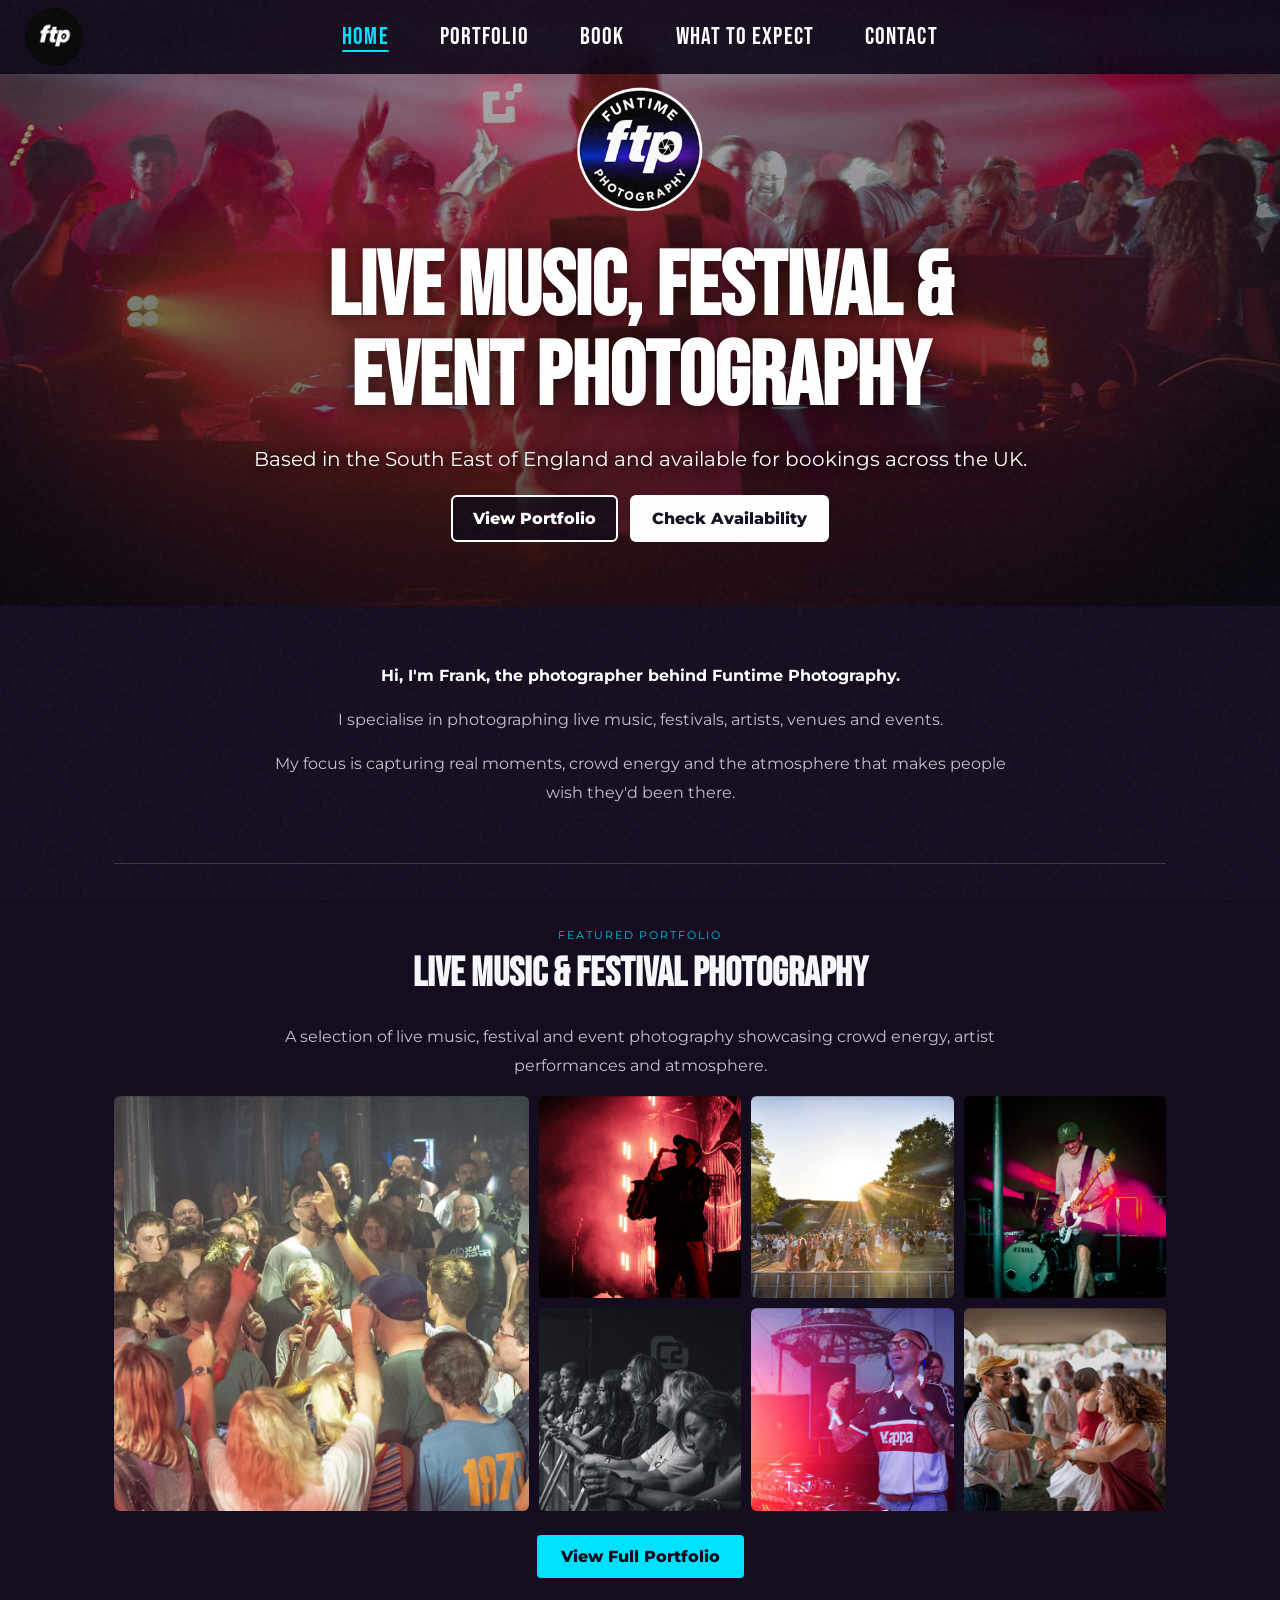
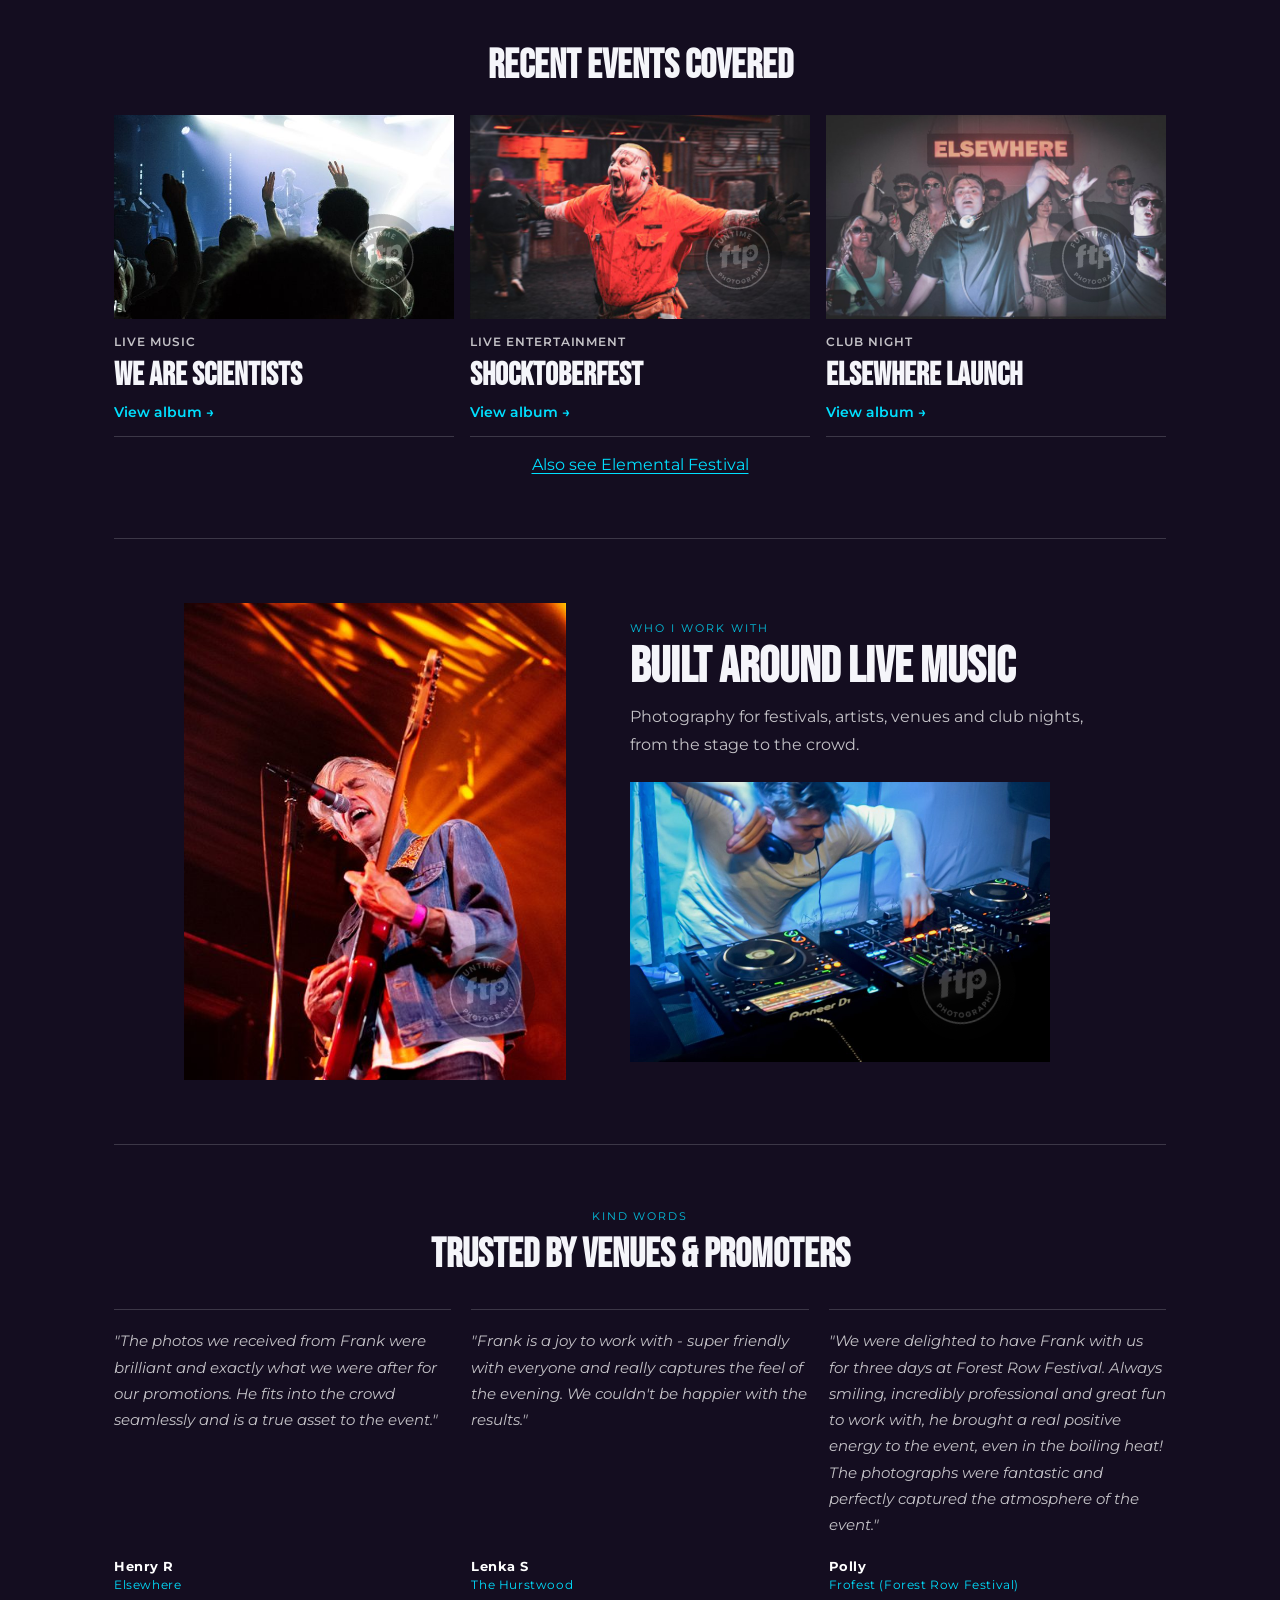
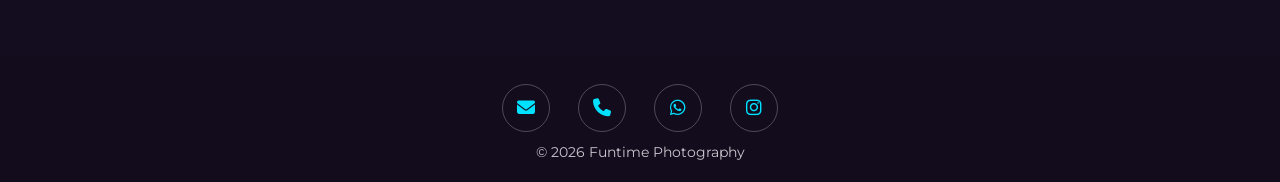
<file: index.html>
<!doctype html>
<html lang="en">
<head>
<meta charset="utf-8"/>
<meta name="viewport" content="width=device-width,initial-scale=1"/>
<meta name="description" content="Funtime Photography - Live music, festival, artist and event photography. Based in the South East of England and available across the UK."/>
<meta property="og:title" content="Funtime Photography | Live Music, Festival &amp; Event Photography"/>
<meta property="og:description" content="Live music, festival, artist and event photography. Based in the South East of England and available across the UK."/>
<meta property="og:type" content="business.business"/>
<meta property="og:url" content="https://www.funtimephotography.co.uk/"/>
<meta property="og:site_name" content="Funtime Photography"/>
<meta property="og:image" content="https://www.funtimephotography.co.uk/funtime-share.jpg"/>
<meta property="og:image:type" content="image/jpeg"/>
<meta property="og:image:width" content="1200"/>
<meta property="og:image:height" content="630"/>
<meta property="og:image:alt" content="The crowd at Elsewhere Launch with the Funtime Photography stamp in the lower corner."/>
<meta name="twitter:card" content="summary_large_image"/>

<title>Funtime Photography | Live Music, Festival &amp; Event Photography</title>

<link rel="preload" href="https://fonts.googleapis.com/css2?family=Montserrat:wght@300;400;600;800&family=Bebas+Neue&display=swap" as="style">
<link href="https://fonts.googleapis.com/css2?family=Montserrat:wght@300;400;600;800&family=Bebas+Neue&display=swap" rel="stylesheet">
<link rel="icon" href="logo.png" type="image/png">
<link rel="stylesheet" href="https://cdnjs.cloudflare.com/ajax/libs/font-awesome/6.5.0/css/all.min.css">

<style>

:root{
  --bg:#140d20;
  --rule:#f5f5fa2e;
  --accent:#00e0ff;
  --text:#f5f5fa;
  --muted:rgba(255,255,255,0.75);
}

*{margin:0;padding:0;box-sizing:border-box}

html{scroll-behavior:smooth}

body{
  font-family:Montserrat,sans-serif;
  background:var(--bg);
  color:var(--text);
  position:relative;
}

/* GRAIN OVERLAY */
body::before{
  content:"";
  position:fixed;
  inset:0;
  background-image:url("data:image/svg+xml,%3Csvg viewBox='0 0 200 200' xmlns='http://www.w3.org/2000/svg'%3E%3Cfilter id='n'%3E%3CfeTurbulence type='fractalNoise' baseFrequency='0.9' numOctaves='4' stitchTiles='stitch'/%3E%3C/filter%3E%3Crect width='100%25' height='100%25' filter='url(%23n)' opacity='1'/%3E%3C/svg%3E");
  opacity:0.04;
  pointer-events:none;
  z-index:1000;
}

/* NAV */
.topbar{
  position:fixed;
  top:0;
  left:0;
  right:0;
  display:flex;
  justify-content:space-between;
  align-items:center;
  padding:8px 25px;
  background:rgba(0,0,0,0.6);
  backdrop-filter:blur(10px);
  z-index:999;
}

.topbar img{
  width:60px;
  height:60px;
  border-radius:50%;
}

.topbar nav{
  display:flex;
  gap:20px;
}

.topbar a{
  color:white;
  text-decoration:none;
  font-family:'Bebas Neue';
  transition:color 0.2s;
}

.topbar a:hover{
  color:var(--accent);
}

/* HERO */
.hero{
  min-height:clamp(400px,65vh,700px);
  display:grid;
  place-items:center;
  padding:64px 20px;
  text-align:center;
  background:
    linear-gradient(180deg,rgba(8,5,16,.24),rgba(8,5,16,.74)),
    #160e23 url("16-DSC_0517-high-quality.jpg") center 45%/cover no-repeat;
}

.hero-inner{
  max-width:850px;
}

.hero-badge{
  display:block;
  width:clamp(108px,18vw,172px);
  height:auto;
  margin:0 auto 8px;
}

.hero h1{
  margin:0 auto 24px;
  color:#fff;
  font-family:"Bebas Neue",sans-serif;
  font-size:clamp(2.8rem,7vw,6.25rem);
  line-height:1;
  text-wrap:balance;
  text-shadow:0 2px 20px rgba(0,0,0,.7);
}

.hero-location{
  margin:0 auto 24px;
  color:#fff;
  font-size:clamp(1rem,2.4vw,1.25rem);
  text-shadow:0 2px 12px #000;
}

.hero-actions{
  display:flex;
  flex-wrap:wrap;
  justify-content:center;
  gap:12px;
}

.hero-actions a{
  border:2px solid #fff;
  border-radius:6px;
  padding:12px 20px;
  color:#fff;
  background:rgba(14,9,23,.8);
  font-weight:800;
  text-decoration:none;
}

.hero-actions .hero-booking{
  color:#150e20;
  background:#fff;
}

.hero-actions a:hover,
.hero-actions a:focus-visible{
  color:#150e20;
  background:var(--accent);
  border-color:var(--accent);
}

/* RECENT EVENTS */
.event-cards{
  display:grid;
  grid-template-columns:repeat(3,minmax(0,1fr));
  gap:16px;
  list-style:none;
}

.event-card{
  display:flex;
  flex-direction:column;
  height:100%;
  color:var(--text);
  border-bottom:1px solid var(--rule);
  text-decoration:none;
}

.event-card:hover{
  border-bottom-color:var(--accent);
}

.event-card:focus-visible{
  outline:2px solid var(--accent);
  outline-offset:3px;
}

.event-card-cover{
  position:relative;
  aspect-ratio:5 / 3;
  overflow:hidden;
}

.event-card-cover img{
  display:block;
  width:100%;
  height:100%;
  object-fit:cover;
}

.event-card-body{
  display:flex;
  flex-direction:column;
  flex:1;
  gap:7px;
  padding:14px 0 16px;
}

.event-card-body h3{
  font-family:"Bebas Neue",sans-serif;
  font-size:clamp(1.5rem,3.2vw,2rem);
  line-height:1.1;
}

.event-card-body p{
  color:var(--muted);
  font-size:.75rem;
  font-weight:600;
  letter-spacing:.08em;
  line-height:1.5;
  text-transform:uppercase;
}

.event-card-link{
  margin-top:auto;
  padding-top:4px;
  color:var(--accent);
  font-size:.85rem;
  font-weight:600;
}

.recent-events-more{
  margin-top:18px;
  text-align:center;
}

.recent-events-more a{
  color:var(--accent);
  text-underline-offset:.2em;
}

@media(max-width:640px){
  .event-cards{grid-template-columns:1fr;}
}

@media(max-width:560px){
  .hero{
    background-image:linear-gradient(180deg,rgba(8,5,16,.28),rgba(8,5,16,.76)),url("hero-mobile.jpg");
    background-position:center,center 25%;
  }
}

/* SECTION DIVIDER */
.divider{
  width:min(1052px,calc(100% - 48px));
  height:1px;
  margin:0 auto;
  background:var(--rule);
}

.cta{
  display:inline-block;
  padding:12px 24px;
  border-radius:4px;
  background:var(--accent);
  color:var(--bg);
  font-size:clamp(13px,1.5vw,16px);
  font-weight:800;
  text-decoration:none;
}

.cta:hover{
  background:var(--text);
}

.cta:focus-visible{
  outline:2px solid var(--accent);
  outline-offset:4px;
}

.portfolio-action{
  margin-top:24px;
  text-align:center;
}

@keyframes fadeInDown{
  from{opacity:0;transform:translateY(-20px)}
  to{opacity:1;transform:translateY(0)}
}

@keyframes fadeInUp{
  from{opacity:0;transform:translateY(20px)}
  to{opacity:1;transform:translateY(0)}
}

/* SECTION */
.section{
  max-width:1100px;
  margin:64px auto;
  padding:0 24px;
}

.section-title{
  font-family:'Bebas Neue';
  text-align:center;
  font-size:40px;
  margin-bottom:25px;
  scroll-margin-top:90px;
}

.section-label{
  font-size:11px;
  letter-spacing:0.18em;
  text-transform:uppercase;
  color:var(--accent);
  text-align:center;
  margin-bottom:8px;
  opacity:0.85;
}

/* ABOUT */
.about{
  max-width:800px;
  margin:56px auto;
  padding:0 24px;
  color:var(--muted);
  text-align:center;
  line-height:1.8;
}

.about p{
  margin-bottom:15px;
}

.about p:last-child{
  margin-bottom:0;
}

.about strong{
  color:white;
}

/* WHAT WE DO */
  
.work-copy{
  text-align:center;
  max-width:800px;
  margin:15px auto;
  line-height:1.8;
  color:var(--muted);
}

  
/* LIVE MUSIC FEATURE */
.live-music-feature{
  display:grid;
  grid-template-columns:minmax(0,1fr) minmax(0,1.22fr);
  grid-template-areas:"artist intro" "artist detail";
  gap:22px clamp(24px,5vw,64px);
  max-width:960px;
}

.live-music-artist,
.live-music-detail{
  position:relative;
  overflow:hidden;
}

.live-music-artist{
  grid-area:artist;
  align-self:center;
  aspect-ratio:4 / 5;
}

.live-music-feature-intro{
  grid-area:intro;
  align-self:end;
}

.live-music-feature-intro .section-label,
.live-music-feature-intro .section-title,
.live-music-feature-intro .work-copy{
  text-align:left;
}

.live-music-feature-intro .section-title{
  margin-bottom:10px;
  font-size:clamp(2rem,4vw,3.1rem);
  line-height:1;
}

.live-music-feature-intro .work-copy{
  margin:0;
}

.live-music-detail{
  grid-area:detail;
  align-self:start;
  width:100%;
  max-width:420px;
  aspect-ratio:3 / 2;
}

.live-music-feature img{
  display:block;
  width:100%;
  height:100%;
  object-fit:cover;
}

/* FEATURED PORTFOLIO */
.grid{
  display:grid;
  grid-template-columns:repeat(5,minmax(0,1fr));
  gap:10px;
}

.grid img{
  display:block;
  width:100%;
  height:auto;
  aspect-ratio:1;
  object-fit:cover;
  border-radius:6px;
  cursor:pointer;
}

.grid .featured-lead{
  grid-column:span 2;
  grid-row:span 2;
  min-height:0;
  height:100%;
  aspect-ratio:auto;
}

@media(max-width:740px){
  .grid{grid-template-columns:repeat(2,minmax(0,1fr));}

  .grid .featured-lead{
    grid-column:1 / -1;
    grid-row:auto;
    height:auto;
    aspect-ratio:1;
  }
}

@media(max-width:640px){
  .live-music-feature{
    grid-template-columns:minmax(0,1fr) minmax(0,1.22fr);
    grid-template-areas:"intro intro" "artist detail";
    gap:16px 12px;
  }

  .live-music-detail{align-self:center;}
}

/* SELL SECTION */
.sell{
  display:grid;
  grid-template-columns:1fr 1fr;
  gap:60px;
  align-items:center;
}

.sell h2{
  font-family:'Bebas Neue';
  font-size:32px;
  margin-bottom:20px;
}

.sell ul{
  list-style:none;
}

.sell li{
  padding:10px 0;
  font-size:18px;
  color:var(--muted);
  border-bottom:1px solid rgba(255,255,255,0.05);
}

.sell li:last-child{
  border-bottom:none;
}

/* TESTIMONIALS */
.testimonials{
  max-width:1100px;
  margin:64px auto;
  padding:0 24px;
}

.testi-grid{
  display:grid;
  grid-template-columns:repeat(3,minmax(0,1fr));
  gap:20px;
  margin-top:30px;
}

.testi-card{
  display:flex;
  flex-direction:column;
  padding:18px 0 0;
  border-top:1px solid var(--rule);
}

.testi-text{
  font-size:15px;
  line-height:1.75;
  color:var(--muted);
  font-style:italic;
  margin-bottom:20px;
}

.testi-author{
  margin-top:auto;
  display:flex;
  flex-direction:column;
  gap:3px;
}

.testi-name{
  font-size:13px;
  font-weight:700;
  color:white;
  letter-spacing:0.04em;
}

.testi-venue{
  font-size:12px;
  color:var(--accent);
  letter-spacing:0.05em;
}

/* MOBILE */
@media(max-width:800px){
  
  .topbar nav{gap:8px 12px;flex-wrap:wrap;justify-content:flex-end;}
  .topbar{padding:12px 20px;}
  .topbar img{width:50px;height:50px;}
  .topbar a{margin-left:0;}
  .hero{min-height:400px;}

  .sell{
    grid-template-columns:1fr;
    gap:30px;
  }

  .section,
  .about,
  .testimonials{
    margin:44px auto;
    padding:0 16px;
  }

  .section-title{font-size:28px;}

  .testi-grid{
    grid-template-columns:1fr;
    gap:16px;
  }

  .divider{width:calc(100% - 32px);}
}

/* FOOTER */
footer{
  padding:60px 20px;
  background:black;
  display:flex;
  justify-content:space-between;
  align-items:center;
  flex-wrap:wrap;
  gap:40px;
}

footer > div{line-height:1.8;}

footer a{
  color:white;
  text-decoration:none;
  transition:color 0.2s;
}

footer a i{
  color:var(--accent);
  font-size:18px;
  width:22px;
  text-align:center;
  transition:0.2s;
}

footer a:hover i{
  transform:scale(1.2);
  color:#00e0ff;
}

.neon-contact{
  display:flex;
  justify-content:center;
  gap:25px;
  flex-wrap:wrap;
}

.neon-contact a{
  display:flex;
  align-items:center;
  gap:8px;
  padding:12px 22px;
  border-radius:30px;
  text-decoration:none;
  color:white;
  font-weight:600;
  background:rgba(255,255,255,0.05);
  border:1px solid rgba(0,224,255,0.3);
  transition:all 0.25s ease;
}

.neon-contact i{
  font-size:18px;
  color:var(--accent);
  display:inline-flex;
  align-items:center;
  justify-content:center;
}

.neon-contact a:hover{
  transform:translateY(-2px);
  border-color:#00e0ff;
  box-shadow:
    0 0 10px rgba(0,224,255,0.6),
    0 0 25px rgba(0,224,255,0.4),
    inset 0 0 10px rgba(0,224,255,0.2);
}

/* LIGHTBOX */
.lightbox{
  position:fixed;
  inset:0;
  background:rgba(0,0,0,0.95);
  display:none;
  align-items:center;
  justify-content:center;
  flex-direction:column;
  gap:20px;
  z-index:1000;
}

.lightbox.active{display:flex;}

.lightbox img{
  max-width:90%;
  max-height:75vh;
  border-radius:8px;
}

.lightbox-controls{
  display:flex;
  gap:15px;
  justify-content:center;
  align-items:center;
  color:white;
}

.lightbox-btn{
  background:rgba(255,255,255,0.2);
  border:none;
  color:white;
  padding:10px 15px;
  border-radius:6px;
  cursor:pointer;
  font-weight:700;
  transition:background 0.2s;
}

.lightbox-btn:hover{background:rgba(0,224,255,0.3);}

.lightbox-close{
  position:absolute;
  top:20px;
  right:20px;
  background:rgba(255,255,255,0.2);
  border:none;
  color:white;
  width:40px;
  height:40px;
  border-radius:50%;
  cursor:pointer;
  font-size:24px;
  transition:background 0.2s;
}

.lightbox-close:hover{background:rgba(255,0,0,0.3);}

</style>
<link rel="stylesheet" href="/navigation.css">
<link rel="stylesheet" href="/watermark.css">
</head>

<body>

<header class="topbar site-header">
  <a class="site-logo" href="/index.html"><img src="/logo.png" alt="Funtime Photography home"></a>
  <nav aria-label="Main navigation">
    <a href="/index.html" aria-current="page">Home</a>
    <a href="/gallery.html">Portfolio</a>
    <a href="/booking.html">Book</a>
    <a href="/what-to-expect.html">What to Expect</a>
    <a href="#contact">Contact</a>
  </nav>
</header>

<section class="hero" aria-labelledby="hero-title">
  <div class="hero-inner">
    <img class="hero-badge" src="ftp-hero-badge.png" width="256" height="256" alt="">
    <h1 id="hero-title">Live Music, Festival &amp; Event Photography</h1>
    <p class="hero-location">Based in the South East of England and available for bookings across the UK.</p>
    <div class="hero-actions">
      <a href="gallery.html">View Portfolio</a>
      <a class="hero-booking" href="booking.html">Check Availability</a>
    </div>
  </div>
</section>

<section class="about">

<p><strong>Hi, I'm Frank, the photographer behind Funtime Photography.</strong></p>

<p>
I specialise in photographing live music, festivals, artists, venues and events.
</p>

<p>
My focus is capturing real moments, crowd energy and the atmosphere that makes people wish they'd been there.
</p>


</section>

<div class="divider"></div>

<section class="section">

<div class="section-label">Featured Portfolio</div>
<h2 class="section-title">Live Music & Festival Photography</h2>

<p class="work-copy">
A selection of live music, festival and event photography showcasing crowd energy, artist performances and atmosphere.
</p>

  <div class="grid">
    <img class="featured-lead" src="featured-was-crowd.jpg" data-full="15-DSC_7102.jpg" width="1000" height="1000" alt="We Are Scientists singer holding a microphone in the middle of the crowd" loading="lazy" decoding="async">
    <img src="featured-shocktoberfest-sax.jpg" data-full="7-DSC_9914-denoised-social.jpg" width="480" height="480" alt="Saxophonist silhouetted against red stage lights at Shocktoberfest" loading="lazy" decoding="async">
    <img src="featured-elemental-sunset.jpg" data-full="18-DSC_0284.jpg" width="480" height="480" alt="Elemental Festival crowd in the late afternoon sun" loading="lazy" decoding="async">
    <img src="featured-forest-row-guitar.jpg" data-full="4-DSC_3333.jpg" width="480" height="480" alt="Guitarist playing under pink stage lights at Forest Row Festival" loading="lazy" decoding="async">
    <img src="featured-was-front-row.jpg" data-full="1-DSC_6576.jpg" width="480" height="480" alt="Black-and-white photo of fans watching from the front barrier at We Are Scientists" loading="lazy" decoding="async">
    <img src="featured-elsewhere-red-light.jpg" data-full="6-DSC_0091-high-quality.jpg" width="480" height="480" alt="DJ raising both hands in red light at Elsewhere Launch" loading="lazy" decoding="async">
    <img src="featured-forest-row-dancers.jpg" data-full="15-DSC_4283.jpg" width="480" height="480" alt="Two guests dancing together in a marquee at Forest Row Festival" loading="lazy" decoding="async">
  </div>
  <div class="portfolio-action">
    <a class="cta" href="gallery.html">View Full Portfolio</a>
  </div>
</section>


<section class="section recent-events" aria-labelledby="recent-events-title">
  <h2 class="section-title" id="recent-events-title">Recent Events Covered</h2>
  <ul class="event-cards">
    <li>
      <a class="event-card" href="gallery.html#we-are-scientists" aria-labelledby="recent-we-are-scientists">
        <div class="event-card-cover thumb">
          <img src="thumbnails/we-are-scientists/8-DSC_6842.jpg" width="640" height="375" alt="" loading="lazy" decoding="async">
        </div>
        <div class="event-card-body">
          <p>Live music</p>
          <h3 id="recent-we-are-scientists">We Are Scientists</h3>
          <span class="event-card-link" aria-hidden="true">View album →</span>
        </div>
      </a>
    </li>
    <li>
      <a class="event-card" href="gallery.html#shocktoberfest" aria-labelledby="recent-shocktoberfest">
        <div class="event-card-cover thumb">
          <img src="recent-shocktoberfest.jpg" width="720" height="432" alt="" loading="lazy" decoding="async">
        </div>
        <div class="event-card-body">
          <p>Live entertainment</p>
          <h3 id="recent-shocktoberfest">Shocktoberfest</h3>
          <span class="event-card-link" aria-hidden="true">View album →</span>
        </div>
      </a>
    </li>
    <li>
      <a class="event-card" href="gallery.html#elsewhere" aria-labelledby="recent-elsewhere">
        <div class="event-card-cover thumb">
          <img src="recent-elsewhere.jpg" width="720" height="432" alt="" loading="lazy" decoding="async">
        </div>
        <div class="event-card-body">
          <p>Club night</p>
          <h3 id="recent-elsewhere">Elsewhere Launch</h3>
          <span class="event-card-link" aria-hidden="true">View album →</span>
        </div>
      </a>
    </li>
  </ul>
  <p class="recent-events-more"><a href="gallery.html#elemental">Also see Elemental Festival</a></p>
</section>

<div class="divider"></div>

<section class="section live-music-feature" aria-labelledby="live-music-title">
  <div class="live-music-feature-intro">
    <div class="section-label">Who I Work With</div>
    <h2 class="section-title" id="live-music-title">Built Around Live Music</h2>
    <p class="work-copy">Photography for festivals, artists, venues and club nights, from the stage to the crowd.</p>
  </div>
  <div class="live-music-artist thumb">
    <img src="thumbnails/we-are-scientists/6-DSC_6806.jpg" width="482" height="640" alt="We Are Scientists guitarist framed by orange stage lights" loading="lazy" decoding="async">
  </div>
  <div class="live-music-detail thumb">
    <img src="live-music-dj-detail.jpg" width="840" height="560" alt="A RAWfest DJ adjusting the mixer under blue light" loading="lazy" decoding="async">
  </div>
</section>

<div class="divider"></div>

<section class="testimonials">
  <div class="section-label">Kind Words</div>
  <h2 class="section-title">Trusted by Venues &amp; Promoters</h2>
  <div class="testi-grid">
    <!-- Client testimonials -->
    <div class="testi-card">
      <p class="testi-text">"The photos we received from Frank were brilliant and exactly what we were after for our promotions. He fits into the crowd seamlessly and is a true asset to the event."</p>
      <div class="testi-author">
        <span class="testi-name">Henry R</span>
        <span class="testi-venue">Elsewhere</span>
      </div>
    </div>
    <div class="testi-card">
      <p class="testi-text">"Frank is a joy to work with - super friendly with everyone and really captures the feel of the evening. We couldn't be happier with the results."</p>
      <div class="testi-author">
        <span class="testi-name">Lenka S</span>
        <span class="testi-venue">The Hurstwood</span>
      </div>
    </div>
    <div class="testi-card">
      <p class="testi-text">"We were delighted to have Frank with us for three days at Forest Row Festival. Always smiling, incredibly professional and great fun to work with, he brought a real positive energy to the event, even in the boiling heat! The photographs were fantastic and perfectly captured the atmosphere of the event."</p>
      <div class="testi-author">
        <span class="testi-name">Polly</span>
        <span class="testi-venue">Frofest (Forest Row Festival)</span>
      </div>
    </div>
  </div>
</section>

<footer class="site-footer" id="contact" aria-label="Contact Funtime Photography">
  <div class="contact-icons">
    <a href="mailto:events@funtimephotography.co.uk" aria-label="Email" title="Email"><i class="fa-solid fa-envelope" aria-hidden="true"></i></a>
    <a href="tel:+447834350911" aria-label="Phone" title="Phone"><i class="fa-solid fa-phone" aria-hidden="true"></i></a>
    <a href="https://wa.me/447834350911" aria-label="WhatsApp" title="WhatsApp"><i class="fa-brands fa-whatsapp" aria-hidden="true"></i></a>
    <a href="https://www.instagram.com/funtimephotography.co.uk/" aria-label="Instagram" title="Instagram"><i class="fa-brands fa-instagram" aria-hidden="true"></i></a>
  </div>
  <p>© 2026 Funtime Photography</p>
</footer>

<div class="lightbox" id="lightbox">
  <button class="lightbox-close" aria-label="Close lightbox">&times;</button>
  <div class="lightbox-photo">
    <img id="lb-img" alt="Full size image">
  </div>
  <div class="lightbox-controls">
    <button class="lightbox-btn" id="lb-prev" aria-label="Previous image">← Prev</button>
    <span id="lb-counter"></span>
    <button class="lightbox-btn" id="lb-next" aria-label="Next image">Next →</button>
  </div>
</div>

<script>
(function(){

let currentImageIndex = 0;
const images = document.querySelectorAll(".grid img");
const lb = document.getElementById("lightbox");
const lbImg = document.getElementById("lb-img");
const lbCounter = document.getElementById("lb-counter");
const lbPrev = document.getElementById("lb-prev");
const lbNext = document.getElementById("lb-next");
const lbClose = document.querySelector(".lightbox-close");
images.forEach((img,index)=>{
  img.onclick = ()=>{
    currentImageIndex = index;
    openLightbox();
  };
});

function openLightbox(){
  const image = images[currentImageIndex];
  lbImg.src = image.dataset.full;
  lbImg.alt = image.alt;
  lbCounter.textContent = `${currentImageIndex + 1} / ${images.length}`;
  lb.classList.add("active");
  document.body.style.overflow = "hidden";
}

function closeLightbox(){
  lb.classList.remove("active");
  document.body.style.overflow = "auto";
}

function showNext(){
  currentImageIndex = (currentImageIndex + 1) % images.length;
  openLightbox();
}

function showPrev(){
  currentImageIndex = (currentImageIndex - 1 + images.length) % images.length;
  openLightbox();
}

lbPrev.addEventListener("click", showPrev);
lbNext.addEventListener("click", showNext);
lbClose.addEventListener("click", closeLightbox);

lb.addEventListener("click", (e)=>{
  if(e.target === lb) closeLightbox();
});

document.addEventListener("keydown", (e)=>{
  if(!lb.classList.contains("active")) return;
  if(e.key === "Escape") closeLightbox();
  if(e.key === "ArrowRight") showNext();
  if(e.key === "ArrowLeft") showPrev();
});

})();
</script>

</body>
</html>
</file>
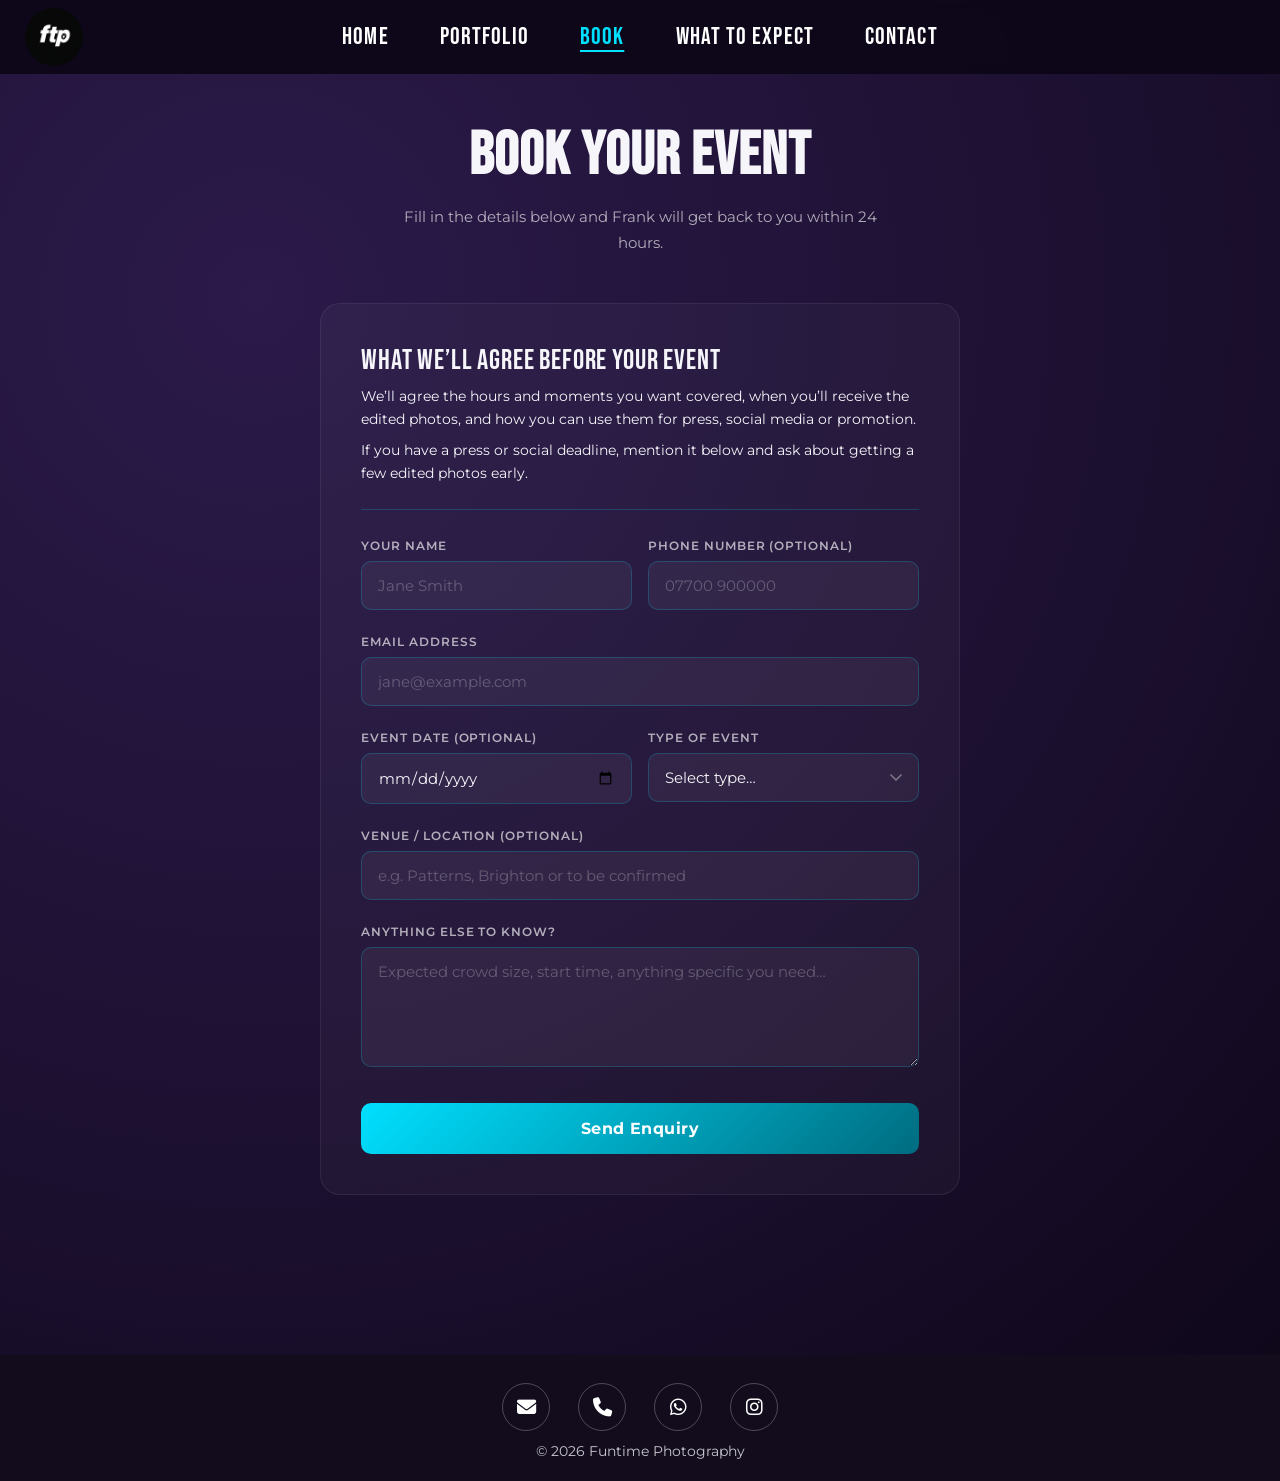
<file: booking.html>
<!doctype html>
<html lang="en">
<head>
<meta charset="utf-8">
<meta name="viewport" content="width=device-width,initial-scale=1">

<title>Book Funtime Photography – Event Enquiry</title>
<meta name="description" content="Book Funtime Photography for live music, festivals and events. Based in South East England and available across the UK.">
<meta property="og:title" content="Book Funtime Photography">
<meta property="og:description" content="Enquire about event photography. Based in South East England and available across the UK.">
<meta property="og:type" content="website">

<link rel="preload" href="https://fonts.googleapis.com/css2?family=Montserrat:wght@300;400;600;800&family=Bebas+Neue&display=swap" as="style">
<link href="https://fonts.googleapis.com/css2?family=Montserrat:wght@300;400;600;800&family=Bebas+Neue&display=swap" rel="stylesheet">
<link rel="icon" href="logo.png" type="image/png">
<link rel="stylesheet" href="https://cdnjs.cloudflare.com/ajax/libs/font-awesome/6.5.0/css/all.min.css">

<style>
:root{
  --bg:#0d0617;
  --bg2:#2b1a4a;
  --accent:#00e0ff;
  --text:#f5f5fa;
  --muted:rgba(255,255,255,0.65);
  --panel:rgba(255,255,255,0.04);
  --border:rgba(0,224,255,0.2);
  --border-focus:rgba(0,224,255,0.7);
}

*{margin:0;padding:0;box-sizing:border-box}
html{scroll-behavior:smooth}

body{
  font-family:Montserrat,sans-serif;
  background:radial-gradient(circle at 20% 20%, #2b1a4a, #1b0f2e 60%, #0d0617);
  color:var(--text);
  min-height:100vh;
}

/* NAV */
.topbar{
  position:fixed;
  top:0;left:0;right:0;
  display:flex;
  justify-content:space-between;
  align-items:center;
  padding:8px 25px;
  background:rgba(0,0,0,0.6);
  backdrop-filter:blur(10px);
  z-index:999;
}

.topbar img{width:60px;height:60px;border-radius:50%;}

.topbar nav{display:flex;gap:20px;}

.topbar a{
  color:white;
  text-decoration:none;
  font-family:'Bebas Neue';
  transition:color 0.2s;
}

.topbar a:hover{color:var(--accent);}

/* PAGE */
.container{
  max-width:680px;
  margin:0 auto;
  padding:120px 20px 80px;
}

.page-header{
  text-align:center;
  margin-bottom:48px;
}

.page-header h1{
  font-family:'Bebas Neue';
  font-size:clamp(36px,7vw,60px);
  letter-spacing:1px;
  margin-bottom:12px;
}

.page-header p{
  color:var(--muted);
  font-size:15px;
  line-height:1.7;
  max-width:480px;
  margin:0 auto;
}

/* FORM CARD */
.form-card{
  background:rgba(255,255,255,0.03);
  border:1px solid rgba(255,255,255,0.07);
  border-radius:20px;
  padding:40px;
}

.quote-details{
  margin-bottom:28px;
  padding-bottom:24px;
  border-bottom:1px solid var(--border);
}

.quote-details h2{
  margin-bottom:8px;
  font-family:"Bebas Neue",sans-serif;
  font-size:1.75rem;
  font-weight:400;
  letter-spacing:.03em;
}

.quote-details p{
  color:var(--text);
  font-size:.875rem;
  line-height:1.65;
}

.quote-details p + p{
  margin-top:8px;
}

.field{
  margin-bottom:24px;
}

.field label{
  display:block;
  font-size:12px;
  font-weight:600;
  text-transform:uppercase;
  letter-spacing:0.08em;
  color:var(--muted);
  margin-bottom:8px;
}

.field input,
.field select,
.field textarea{
  width:100%;
  background:rgba(255,255,255,0.05);
  border:1px solid var(--border);
  border-radius:10px;
  padding:14px 16px;
  color:var(--text);
  font-family:Montserrat,sans-serif;
  font-size:15px;
  transition:border-color 0.2s, box-shadow 0.2s;
  appearance:none;
  -webkit-appearance:none;
}

.field input::placeholder,
.field textarea::placeholder{
  color:rgba(255,255,255,0.25);
}

.field input:focus,
.field select:focus,
.field textarea:focus{
  outline:none;
  border-color:var(--border-focus);
  box-shadow:0 0 0 3px rgba(0,224,255,0.1);
}

.field select{
  background-image:url("data:image/svg+xml,%3Csvg xmlns='http://www.w3.org/2000/svg' width='12' height='8' viewBox='0 0 12 8'%3E%3Cpath d='M1 1l5 5 5-5' stroke='rgba(255,255,255,0.4)' stroke-width='1.5' fill='none' stroke-linecap='round'/%3E%3C/svg%3E");
  background-repeat:no-repeat;
  background-position:right 16px center;
  padding-right:40px;
  cursor:pointer;
}

.field select option{
  background:#1b0f2e;
  color:var(--text);
}

.field textarea{
  resize:vertical;
  min-height:120px;
}

/* TWO COL */
.field-row{
  display:grid;
  grid-template-columns:1fr 1fr;
  gap:16px;
}

/* SUBMIT */
.submit-btn{
  width:100%;
  padding:16px;
  background:linear-gradient(135deg, var(--accent), #006c80);
  border:none;
  border-radius:10px;
  color:white;
  font-family:Montserrat,sans-serif;
  font-size:16px;
  font-weight:700;
  cursor:pointer;
  transition:transform 0.2s, box-shadow 0.2s, opacity 0.2s;
  margin-top:8px;
  letter-spacing:0.03em;
}

.submit-btn:hover{
  transform:translateY(-2px);
  box-shadow:0 8px 28px rgba(0,224,255,0.3);
}

.submit-btn:active{
  transform:translateY(0);
}

.submit-btn:disabled{
  opacity:0.6;
  cursor:not-allowed;
  transform:none;
}

/* SUCCESS STATE */
.success-msg{
  display:none;
  text-align:center;
  padding:40px 20px;
}

.success-msg .tick{
  font-size:48px;
  margin-bottom:20px;
}

.success-msg h2{
  font-family:'Bebas Neue';
  font-size:36px;
  margin-bottom:12px;
}

.success-msg p{
  color:var(--muted);
  line-height:1.7;
  max-width:400px;
  margin:0 auto 24px;
}

.success-msg a{
  color:var(--accent);
  text-decoration:none;
  font-weight:600;
}

/* ERROR */
.error-msg{
  display:none;
  background:rgba(255,60,60,0.1);
  border:1px solid rgba(255,60,60,0.3);
  border-radius:10px;
  padding:14px 16px;
  font-size:14px;
  color:#ff9090;
  margin-top:16px;
  text-align:center;
}

/* FOOTER */
footer{
  padding:60px 20px;
  background:black;
  display:flex;
  justify-content:space-between;
  align-items:center;
  flex-wrap:wrap;
  gap:40px;
  margin-top:80px;
}

.neon-contact{
  display:flex;
  justify-content:center;
  gap:25px;
  flex-wrap:wrap;
}

.neon-contact a{
  display:flex;
  align-items:center;
  gap:8px;
  padding:12px 22px;
  border-radius:30px;
  text-decoration:none;
  color:white;
  font-weight:600;
  background:rgba(255,255,255,0.05);
  border:1px solid rgba(0,224,255,0.3);
  transition:all 0.25s ease;
}

.neon-contact i{
  font-size:18px;
  color:var(--accent);
  display:inline-flex;
  align-items:center;
  justify-content:center;
}

.neon-contact a:hover{
  transform:translateY(-2px);
  border-color:#00e0ff;
  box-shadow:
    0 0 10px rgba(0,224,255,0.6),
    0 0 25px rgba(0,224,255,0.4),
    inset 0 0 10px rgba(0,224,255,0.2);
}

.footer-bottom{
  color:var(--muted);
  font-size:13px;
}

/* MOBILE */
@media(max-width:600px){
  .topbar{padding:12px 20px;}
  .topbar img{width:50px;height:50px;}

  .form-card{padding:24px 20px;}

  .field-row{
    grid-template-columns:1fr;
    gap:0;
  }

  footer{
    flex-direction:column;
    align-items:center;
    text-align:center;
    gap:24px;
    padding:40px 20px;
  }

  .neon-contact{gap:12px;}

  .neon-contact a{
    padding:10px 16px;
    font-size:14px;
  }
}
</style>
<link rel="stylesheet" href="/navigation.css">
</head>

<body>

<header class="topbar site-header">
  <a class="site-logo" href="/index.html"><img src="/logo.png" alt="Funtime Photography home"></a>
  <nav aria-label="Main navigation">
    <a href="/index.html">Home</a>
    <a href="/gallery.html">Portfolio</a>
    <a href="/booking.html" aria-current="page">Book</a>
    <a href="/what-to-expect.html">What to Expect</a>
    <a href="#contact">Contact</a>
  </nav>
</header>

<main class="container">

  <div class="page-header">
    <h1>Book Your Event</h1>
    <p>Fill in the details below and Frank will get back to you within 24 hours.</p>
  </div>

  <div class="form-card">

    <!-- SUCCESS STATE -->
    <div class="success-msg" id="successMsg">
      <div class="tick">✓</div>
      <h2>Enquiry Sent</h2>
      <p>Thanks — Frank will be in touch within 24 hours. If it's urgent, <a href="https://wa.me/447834350911">WhatsApp is fastest</a>.</p>
      <a href="/index.html">← Back to home</a>
    </div>

    <!-- FORM -->
    <form id="bookingForm" action="https://formspree.io/f/xkoabzgd" method="POST" novalidate>

      <section class="quote-details" aria-labelledby="quote-details-title">
        <h2 id="quote-details-title">What we’ll agree before your event</h2>
        <p>We’ll agree the hours and moments you want covered, when you’ll receive the edited photos, and how you can use them for press, social media or promotion.</p>
        <p>If you have a press or social deadline, mention it below and ask about getting a few edited photos early.</p>
      </section>

      <div class="field-row">
        <div class="field">
          <label for="name">Your Name</label>
          <input type="text" id="name" name="name" placeholder="Jane Smith" required>
        </div>
        <div class="field">
          <label for="phone">Phone Number (optional)</label>
          <input type="tel" id="phone" name="phone" placeholder="07700 900000">
        </div>
      </div>

      <div class="field">
        <label for="email">Email Address</label>
        <input type="email" id="email" name="email" placeholder="jane@example.com" required>
      </div>

      <div class="field-row">
        <div class="field">
          <label for="event_date">Event Date (optional)</label>
          <input type="date" id="event_date" name="event_date">
        </div>
        <div class="field">
          <label for="event_type">Type of Event</label>
          <select id="event_type" name="event_type" required>
            <option value="" disabled selected>Select type…</option>
            <option>Club Night</option>
            <option>Festival</option>
            <option>Private Party</option>
            <option>Wedding</option>
            <option>Corporate Event</option>
            <option>Bar / Venue Night</option>
            <option>Other</option>
          </select>
        </div>
      </div>

      <div class="field">
        <label for="venue">Venue / Location (optional)</label>
        <input type="text" id="venue" name="venue" placeholder="e.g. Patterns, Brighton or to be confirmed">
      </div>

      <div class="field">
        <label for="message">Anything else to know?</label>
        <textarea id="message" name="message" placeholder="Expected crowd size, start time, anything specific you need…"></textarea>
      </div>

      <button type="submit" class="submit-btn" id="submitBtn">Send Enquiry</button>

      <div class="error-msg" id="errorMsg">Something went wrong — please try again or <a href="https://wa.me/447834350911" style="color:#ff9090">message on WhatsApp</a>.</div>

    </form>

  </div>

</main>

<footer class="site-footer" id="contact" aria-label="Contact Funtime Photography">
  <div class="contact-icons">
    <a href="mailto:events@funtimephotography.co.uk" aria-label="Email" title="Email"><i class="fa-solid fa-envelope" aria-hidden="true"></i></a>
    <a href="tel:+447834350911" aria-label="Phone" title="Phone"><i class="fa-solid fa-phone" aria-hidden="true"></i></a>
    <a href="https://wa.me/447834350911" aria-label="WhatsApp" title="WhatsApp"><i class="fa-brands fa-whatsapp" aria-hidden="true"></i></a>
    <a href="https://www.instagram.com/funtimephotography.co.uk/" aria-label="Instagram" title="Instagram"><i class="fa-brands fa-instagram" aria-hidden="true"></i></a>
  </div>
  <p>© 2026 Funtime Photography</p>
</footer>

<script>
(function(){

const form       = document.getElementById('bookingForm');
const submitBtn  = document.getElementById('submitBtn');
const successMsg = document.getElementById('successMsg');
const errorMsg   = document.getElementById('errorMsg');

form.addEventListener('submit', async function(e){
  e.preventDefault();

  // Basic validation
  const name  = document.getElementById('name').value.trim();
  const email = document.getElementById('email').value.trim();
  const type  = document.getElementById('event_type').value;

  if(!name || !email || !type){
    errorMsg.textContent = 'Please fill in all required fields.';
    errorMsg.style.display = 'block';
    return;
  }

  errorMsg.style.display = 'none';
  submitBtn.disabled = true;
  submitBtn.textContent = 'Sending…';

  try {
    const res = await fetch(form.action, {
      method: 'POST',
      body: new FormData(form),
      headers: { 'Accept': 'application/json' }
    });

    if(res.ok){
      form.style.display = 'none';
      successMsg.style.display = 'block';
    } else {
      throw new Error('Server error');
    }
  } catch(err){
    errorMsg.style.display = 'block';
    submitBtn.disabled = false;
    submitBtn.textContent = 'Send Enquiry';
  }
});

// Hide error on any input change
form.querySelectorAll('input, select, textarea').forEach(el => {
  el.addEventListener('input', () => errorMsg.style.display = 'none');
});

})();
</script>

</body>
</html>
</file>
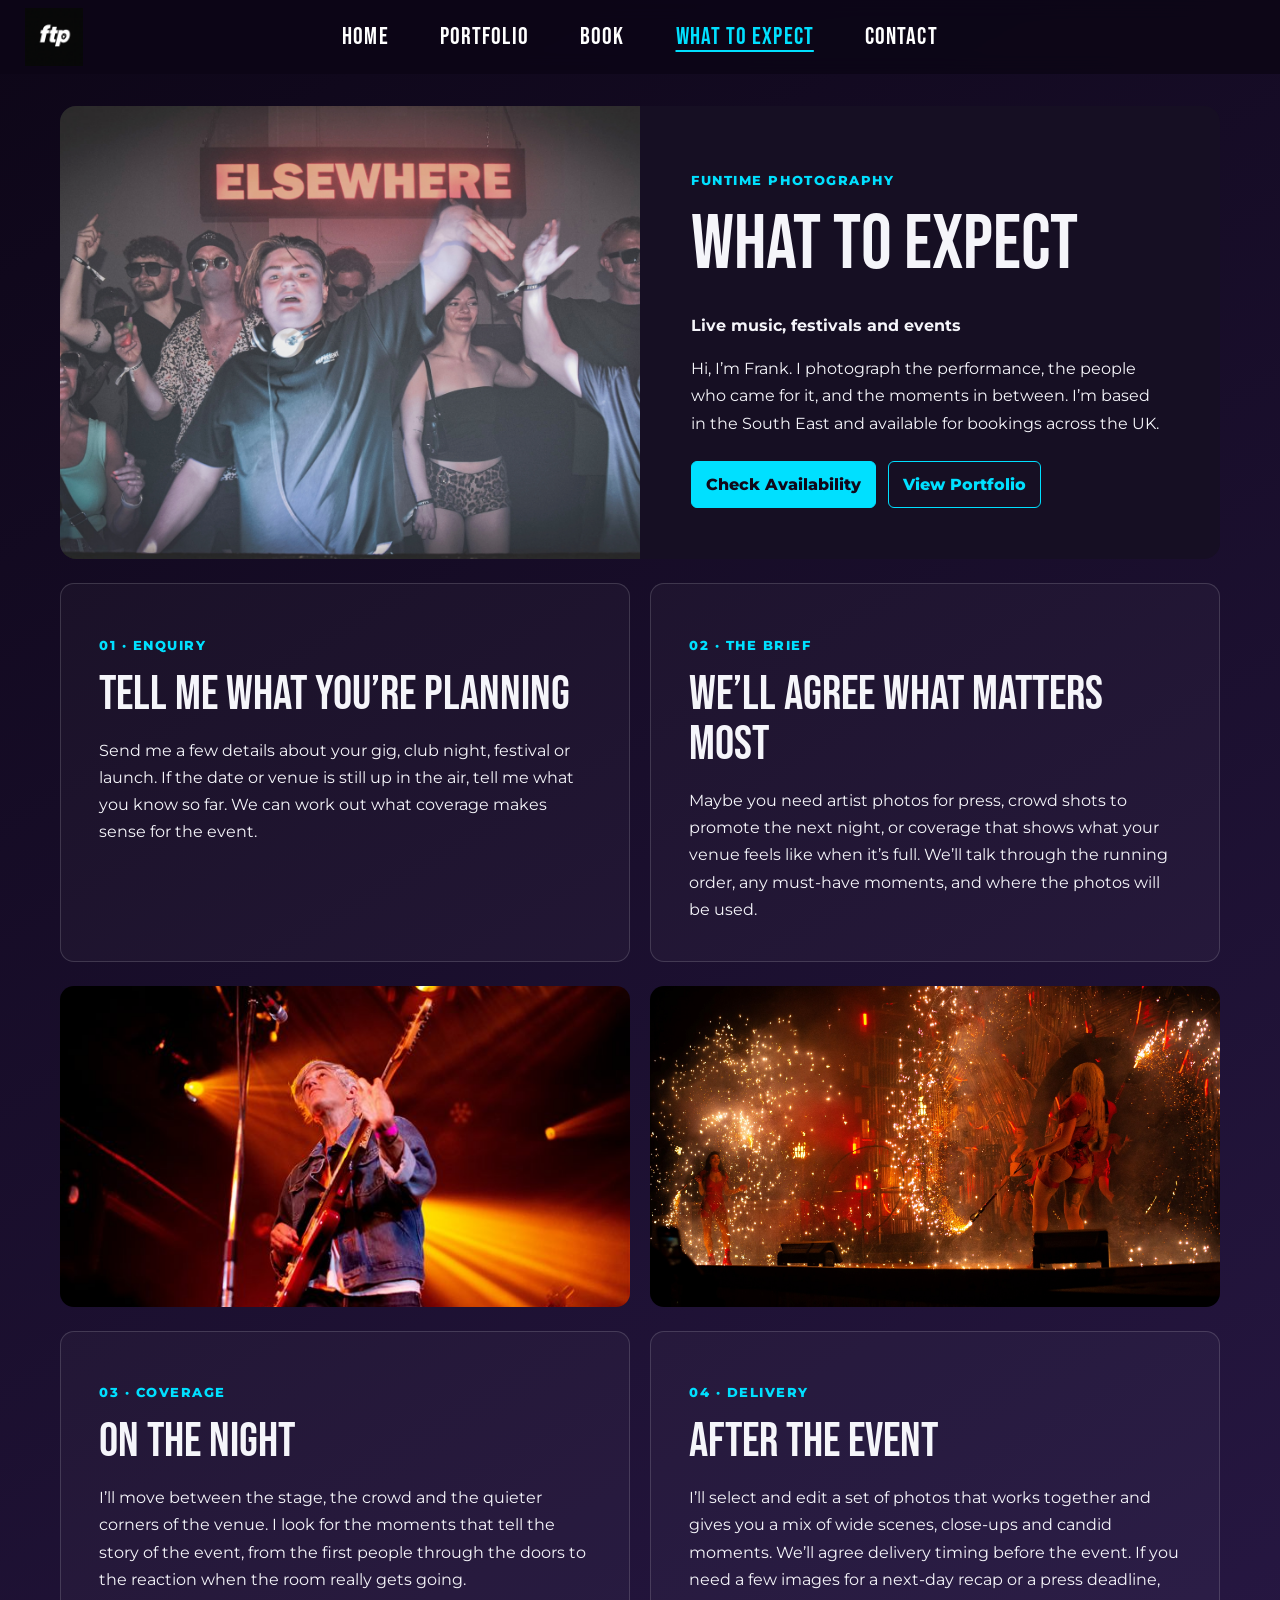
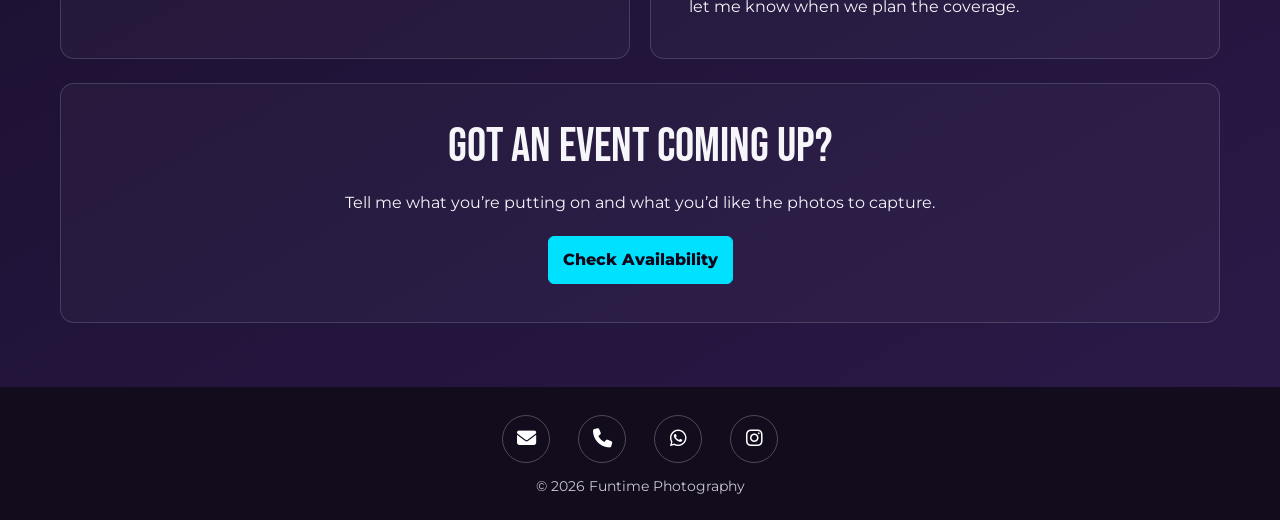
<file: what-to-expect.html>
<!doctype html>
<html lang="en">
<head>
<meta charset="utf-8">
<meta name="viewport" content="width=device-width, initial-scale=1">
<title>What to Expect | Funtime Photography</title>
<meta name="description" content="Find out what to expect when booking Funtime Photography for live music, festivals and events across the UK.">
<link rel="icon" href="logo.png">
<link rel="stylesheet" href="https://fonts.googleapis.com/css2?family=Bebas+Neue&family=Montserrat:wght@400;600;800&display=swap">
<style>
*{box-sizing:border-box}
body{margin:0;background:linear-gradient(150deg,#0d0617,#2b1a4a);color:#f5f5fa;font:1rem/1.7 Montserrat,sans-serif}
a{color:#00e0ff}
a:focus-visible{outline:2px solid #00e0ff;outline-offset:4px}
header{display:flex;align-items:center;justify-content:space-between;gap:12px;padding:8px 25px;background:#120c1d}
header img{display:block;width:58px;height:58px;object-fit:contain}
nav{display:flex;justify-content:flex-end;flex-wrap:wrap;gap:6px 20px}
nav a{font:1rem 'Bebas Neue',sans-serif;color:white;text-decoration:none}
nav a:hover,nav a[aria-current]{color:#00e0ff}
main{max-width:1200px;margin:auto;padding:32px 20px 64px}
.hero{display:grid;grid-template-columns: 1fr 1fr;background:#160f23;border-radius:16px;overflow:hidden}
.hero img{display:block;width:100%;height:100%;object-fit:cover}
.intro{padding:clamp(24px,4vw,54px)}
h1,h2{font-family:'Bebas Neue',sans-serif;font-weight:400;line-height:1.05;margin:0 0 .35em}
h1{font-size:clamp(3rem,6vw,5.5rem)}
h2{font-size:clamp(2rem,4vw,3rem)}
.eyebrow{font-size:.8rem;font-weight:800;letter-spacing:.12em;text-transform:uppercase;color:#00e0ff}
.actions{display:flex;gap:12px;flex-wrap:wrap;margin-top:24px}
.button{display:inline-block;border:1px solid #00e0ff;border-radius:6px;padding:9px 14px;font-weight:800;text-decoration:none}
.primary{background:#00e0ff;color:#10091b}
.steps{display:grid;grid-template-columns:1fr 1fr;gap:20px;margin:24px 0}
.steps article,.enquire{padding:clamp(20px,4vw,38px);border:1px solid #ffffff26;border-radius:14px;background:#ffffff08}
.steps p:last-child,.enquire p{margin-bottom:0}
.event-photos{display:grid;grid-template-columns:1fr 1fr;gap:20px;margin:24px 0}
.event-photos img{width:100%;aspect-ratio:16/9;object-fit:cover;border-radius:14px;display:block}
.enquire{text-align:center}
.enquire .button{margin-top:20px}
footer{text-align:center;padding:24px 16px;background:#120c1d}
@media(max-width:700px){
  header{padding:8px 14px}
  header img{width:42px;height:42px}
  nav{column-gap:12px}
  .hero,.steps{grid-template-columns:1fr}
  .hero img{height:auto}
  main{padding:20px 14px 40px}
  .event-photos{gap:10px}
}
</style>
<link rel="stylesheet" href="/navigation.css">
<link rel="stylesheet" href="https://cdnjs.cloudflare.com/ajax/libs/font-awesome/6.5.0/css/all.min.css">
</head>
<body>
<header class="topbar site-header">
  <a class="site-logo" href="/index.html"><img src="/logo.png" alt="Funtime Photography home"></a>
  <nav aria-label="Main navigation">
    <a href="/index.html">Home</a>
    <a href="/gallery.html">Portfolio</a>
    <a href="/booking.html">Book</a>
    <a href="/what-to-expect.html" aria-current="page">What to Expect</a>
    <a href="#contact">Contact</a>
  </nav>
</header>
<main class="expect-content">
  <section class="hero" aria-labelledby="page-title">
    <img src="12-DSC_0279-high-quality.jpg" alt="Crowd with hands raised under the glowing Elsewhere sign" fetchpriority="high">
    <div class="intro">
      <p class="eyebrow">Funtime Photography</p>
      <h1 id="page-title">What to Expect</h1>
      <p><strong>Live music, festivals and events</strong></p>
      <p>Hi, I’m Frank. I photograph the performance, the people who came for it, and the moments in between. I’m based in the South East and available for bookings across the UK.</p>
      <div class="actions">
        <a class="button primary" href="booking.html">Check Availability</a>
        <a class="button" href="gallery.html">View Portfolio</a>
      </div>
    </div>
  </section>
  <div class="steps">
    <article>
      <p class="eyebrow">01 · Enquiry</p>
      <h2>Tell me what you’re planning</h2>
      <p>Send me a few details about your gig, club night, festival or launch. If the date or venue is still up in the air, tell me what you know so far. We can work out what coverage makes sense for the event.</p>
    </article>
    <article>
      <p class="eyebrow">02 · The brief</p>
      <h2>We’ll agree what matters most</h2>
      <p>Maybe you need artist photos for press, crowd shots to promote the next night, or coverage that shows what your venue feels like when it’s full. We’ll talk through the running order, any must-have moments, and where the photos will be used.</p>
    </article>
  </div>
  <div class="event-photos">
    <img src="thumbnails/we-are-scientists/7-DSC_6819.jpg" alt="We Are Scientists guitarist under amber stage lights" loading="lazy">
    <img src="11-DSC_0038-denoised-social.jpg" alt="Shocktoberfest stage performers surrounded by sparks" loading="lazy">
  </div>
  <div class="steps">
    <article>
      <p class="eyebrow">03 · Coverage</p>
      <h2>On the night</h2>
      <p>I’ll move between the stage, the crowd and the quieter corners of the venue. I look for the moments that tell the story of the event, from the first people through the doors to the reaction when the room really gets going.</p>
    </article>
    <article>
      <p class="eyebrow">04 · Delivery</p>
      <h2>After the event</h2>
      <p>I’ll select and edit a set of photos that works together and gives you a mix of wide scenes, close-ups and candid moments. We’ll agree delivery timing before the event. If you need a few images for a next-day recap or a press deadline, let me know when we plan the coverage.</p>
    </article>
  </div>
  <section class="enquire">
    <h2>Got an event coming up?</h2>
    <p>Tell me what you’re putting on and what you’d like the photos to capture.</p>
    <a class="button primary" href="booking.html">Check Availability</a>
  </section>
</main>
<footer class="site-footer" id="contact" aria-label="Contact Funtime Photography">
  <div class="contact-icons">
    <a href="mailto:events@funtimephotography.co.uk" aria-label="Email" title="Email"><i class="fa-solid fa-envelope" aria-hidden="true"></i></a>
    <a href="tel:+447834350911" aria-label="Phone" title="Phone"><i class="fa-solid fa-phone" aria-hidden="true"></i></a>
    <a href="https://wa.me/447834350911" aria-label="WhatsApp" title="WhatsApp"><i class="fa-brands fa-whatsapp" aria-hidden="true"></i></a>
    <a href="https://www.instagram.com/funtimephotography.co.uk/" aria-label="Instagram" title="Instagram"><i class="fa-brands fa-instagram" aria-hidden="true"></i></a>
  </div>
  <p>© 2026 Funtime Photography</p>
</footer>
</body>
</html>
</file>
<file: navigation.css>
.topbar {
  display: grid;
  grid-template-columns: minmax(60px, 1fr) auto minmax(60px, 1fr);
  align-items: center;
}

.topbar nav {
  display: flex;
  justify-content: center;
  align-items: center;
  flex-wrap: wrap;
  gap: 8px clamp(24px, 4vw, 64px);
}

.topbar nav a {
  display: inline-flex;
  align-items: center;
  min-height: 44px;
  margin: 0;
  font-size: clamp(1.25rem, 1.9vw, 1.6rem);
  line-height: 1;
  letter-spacing: .045em;
  white-space: nowrap;
}

.topbar nav a:focus-visible {
  outline: 2px solid currentColor;
  outline-offset: 4px;
}

@media (max-width: 700px) {
  .topbar {
    grid-template-columns: auto minmax(0, 1fr);
    column-gap: 10px;
  }

  .topbar nav {
    gap: 0 clamp(8px, 2.2vw, 16px);
  }

  .topbar nav a {
    min-height: 36px;
    font-size: clamp(1rem, 3.6vw, 1.2rem);
    letter-spacing: .025em;
  }
}

.topbar.site-header {
  position: fixed;
  inset: 0 0 auto;
  z-index: 999;
  padding: 8px 25px;
  background: rgba(13, 6, 23, .9);
  backdrop-filter: blur(10px);
}

.site-header .site-logo {
  justify-self: start;
}

.site-header .site-logo img {
  display: block;
  width: 58px;
  height: 58px;
  object-fit: contain;
}

.site-header nav a[aria-current="page"],
.site-header nav a:hover,
body:has(#contact:target) .site-header nav a[href="#contact"] {
  color: #00e0ff;
}

.site-header nav a[aria-current="page"] {
  text-decoration: underline;
  text-underline-offset: .25em;
}

.expect-content {
  margin-top: 74px;
}

footer.site-footer {
  display: flex;
  flex-direction: column;
  align-items: center;
  gap: 12px;
  padding: 28px 16px 22px;
  background: #120c1d;
  color: #f5f5fa;
  text-align: center;
  scroll-margin-top: 85px;
}

.site-footer .contact-icons {
  display: flex;
  justify-content: center;
  flex-wrap: wrap;
  gap: clamp(12px, 4vw, 28px);
}

.site-footer .contact-icons a {
  display: grid;
  place-items: center;
  width: 48px;
  height: 48px;
  border: 1px solid #ffffff40;
  border-radius: 50%;
  color: #fff;
  font-size: 1.2rem;
  text-decoration: none;
}

.site-footer .contact-icons a:hover,
.site-footer .contact-icons a:focus-visible {
  color: #00e0ff;
  border-color: currentColor;
}

.site-footer p {
  margin: 0;
  color: #f5f5facc;
  font-size: .85rem;
}

@media (max-width: 700px) {
  .topbar.site-header {
    padding: 8px 10px;
    column-gap: 8px;
  }

  .site-header .site-logo img {
    width: 38px;
    height: 38px;
  }

  .site-header nav {
    gap: 0 clamp(5px, 1.8vw, 14px);
  }

  .site-header nav a {
    font-size: clamp(.875rem, 3.6vw, 1.2rem);
    letter-spacing: 0;
  }

  .expect-content {
    margin-top: 60px;
  }
}
</file>
<file: watermark.css>
.lightbox-photo {
  position: relative;
  width: max-content;
  max-width: 90%;
  overflow: hidden;
  border-radius: 8px;
}

.lightbox-photo > img {
  display: block;
  max-width: 100%;
  max-height: 75vh;
  object-fit: contain;
}

.thumb::after,
.lightbox-photo::after {
  content: "";
  position: absolute;
  z-index: 1;
  right: 8%;
  bottom: 8%;
  transform: rotate(-14deg);
  width: 26%;
  max-width: 150px;
  aspect-ratio: 1;
  background: url("/ftp_circular.png") center / contain no-repeat;
  filter: grayscale(1);
  opacity: .23;
  pointer-events: none;
}
</file>
